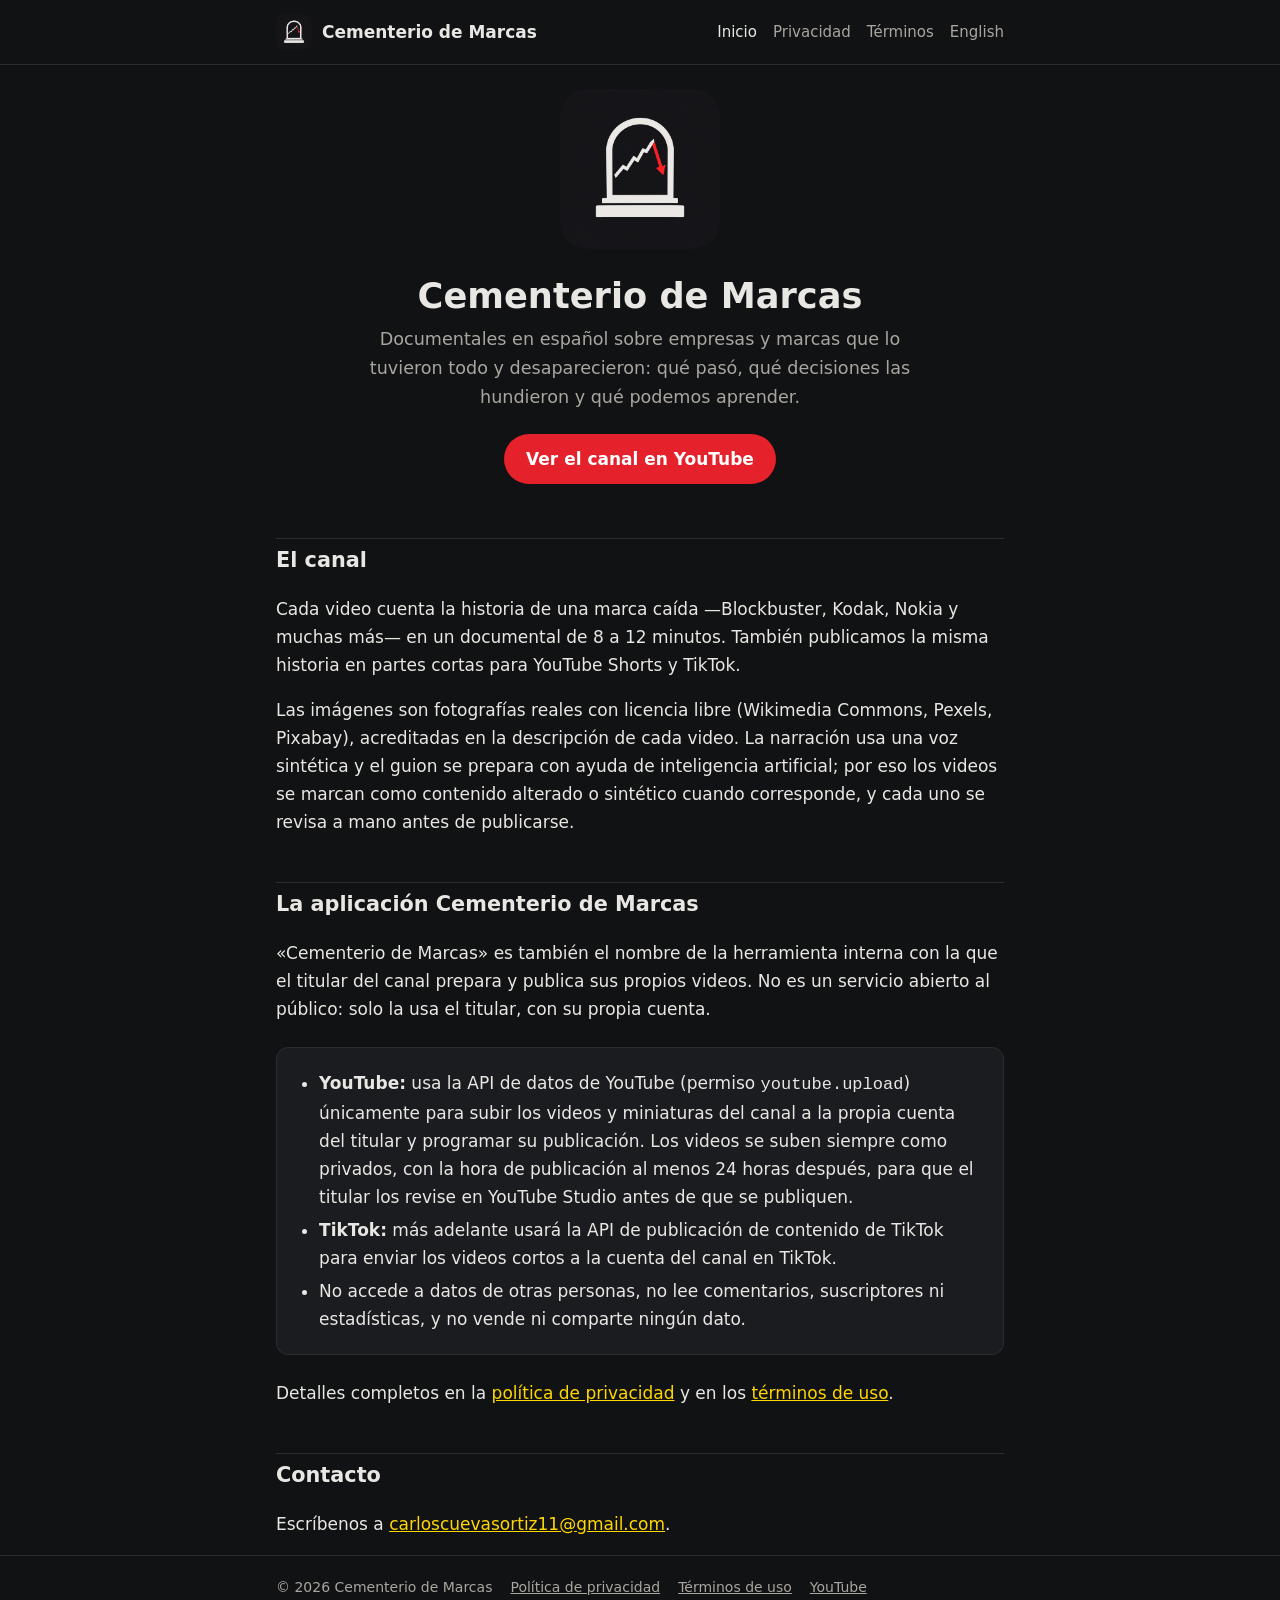
<file: index.html>
<!DOCTYPE html>
<html lang="es">
<head>
  <meta charset="utf-8">
  <meta name="viewport" content="width=device-width, initial-scale=1">
  <title>Cementerio de Marcas</title>
  <meta name="description" content="Cementerio de Marcas: documentales en español sobre empresas y marcas que fracasaron.">
  <link rel="icon" href="favicon.png">
  <link rel="stylesheet" href="estilo.css">
</head>
<body>
<header>
  <div class="contenedor">
    <a class="marca" href="index.html"><img src="logo.png" alt="">Cementerio de Marcas</a>
    <nav>
      <a href="index.html" aria-current="page">Inicio</a>
      <a href="privacidad.html">Privacidad</a>
      <a href="terminos.html">Términos</a>
      <a href="en/index.html" lang="en">English</a>
    </nav>
  </div>
</header>

<main class="contenedor">
  <section class="portada">
    <img src="logo.png" alt="Logo de Cementerio de Marcas: una lápida con una gráfica que cae">
    <h1>Cementerio de Marcas</h1>
    <p>Documentales en español sobre empresas y marcas que lo tuvieron todo y desaparecieron: qué pasó, qué decisiones las hundieron y qué podemos aprender.</p>
    <a class="boton" href="https://www.youtube.com/@cementeriodemarcas">Ver el canal en YouTube</a>
  </section>

  <h2>El canal</h2>
  <p>Cada video cuenta la historia de una marca caída —Blockbuster, Kodak, Nokia y muchas más— en un documental de 8 a 12 minutos. También publicamos la misma historia en partes cortas para YouTube Shorts y TikTok.</p>
  <p>Las imágenes son fotografías reales con licencia libre (Wikimedia Commons, Pexels, Pixabay), acreditadas en la descripción de cada video. La narración usa una voz sintética y el guion se prepara con ayuda de inteligencia artificial; por eso los videos se marcan como contenido alterado o sintético cuando corresponde, y cada uno se revisa a mano antes de publicarse.</p>

  <h2>La aplicación Cementerio de Marcas</h2>
  <p>«Cementerio de Marcas» es también el nombre de la herramienta interna con la que el titular del canal prepara y publica sus propios videos. No es un servicio abierto al público: solo la usa el titular, con su propia cuenta.</p>
  <div class="tarjeta">
    <ul>
      <li><strong>YouTube:</strong> usa la API de datos de YouTube (permiso <code>youtube.upload</code>) únicamente para subir los videos y miniaturas del canal a la propia cuenta del titular y programar su publicación. Los videos se suben siempre como privados, con la hora de publicación al menos 24 horas después, para que el titular los revise en YouTube Studio antes de que se publiquen.</li>
      <li><strong>TikTok:</strong> más adelante usará la API de publicación de contenido de TikTok para enviar los videos cortos a la cuenta del canal en TikTok.</li>
      <li>No accede a datos de otras personas, no lee comentarios, suscriptores ni estadísticas, y no vende ni comparte ningún dato.</li>
    </ul>
  </div>
  <p>Detalles completos en la <a href="privacidad.html">política de privacidad</a> y en los <a href="terminos.html">términos de uso</a>.</p>

  <h2>Contacto</h2>
  <p>Escríbenos a <a href="mailto:carloscuevasortiz11@gmail.com">carloscuevasortiz11@gmail.com</a>.</p>
</main>

<footer>
  <div class="contenedor">
    <span>© 2026 Cementerio de Marcas</span>
    <a href="privacidad.html">Política de privacidad</a>
    <a href="terminos.html">Términos de uso</a>
    <a href="https://www.youtube.com/@cementeriodemarcas">YouTube</a>
  </div>
</footer>
</body>
</html>
</file>
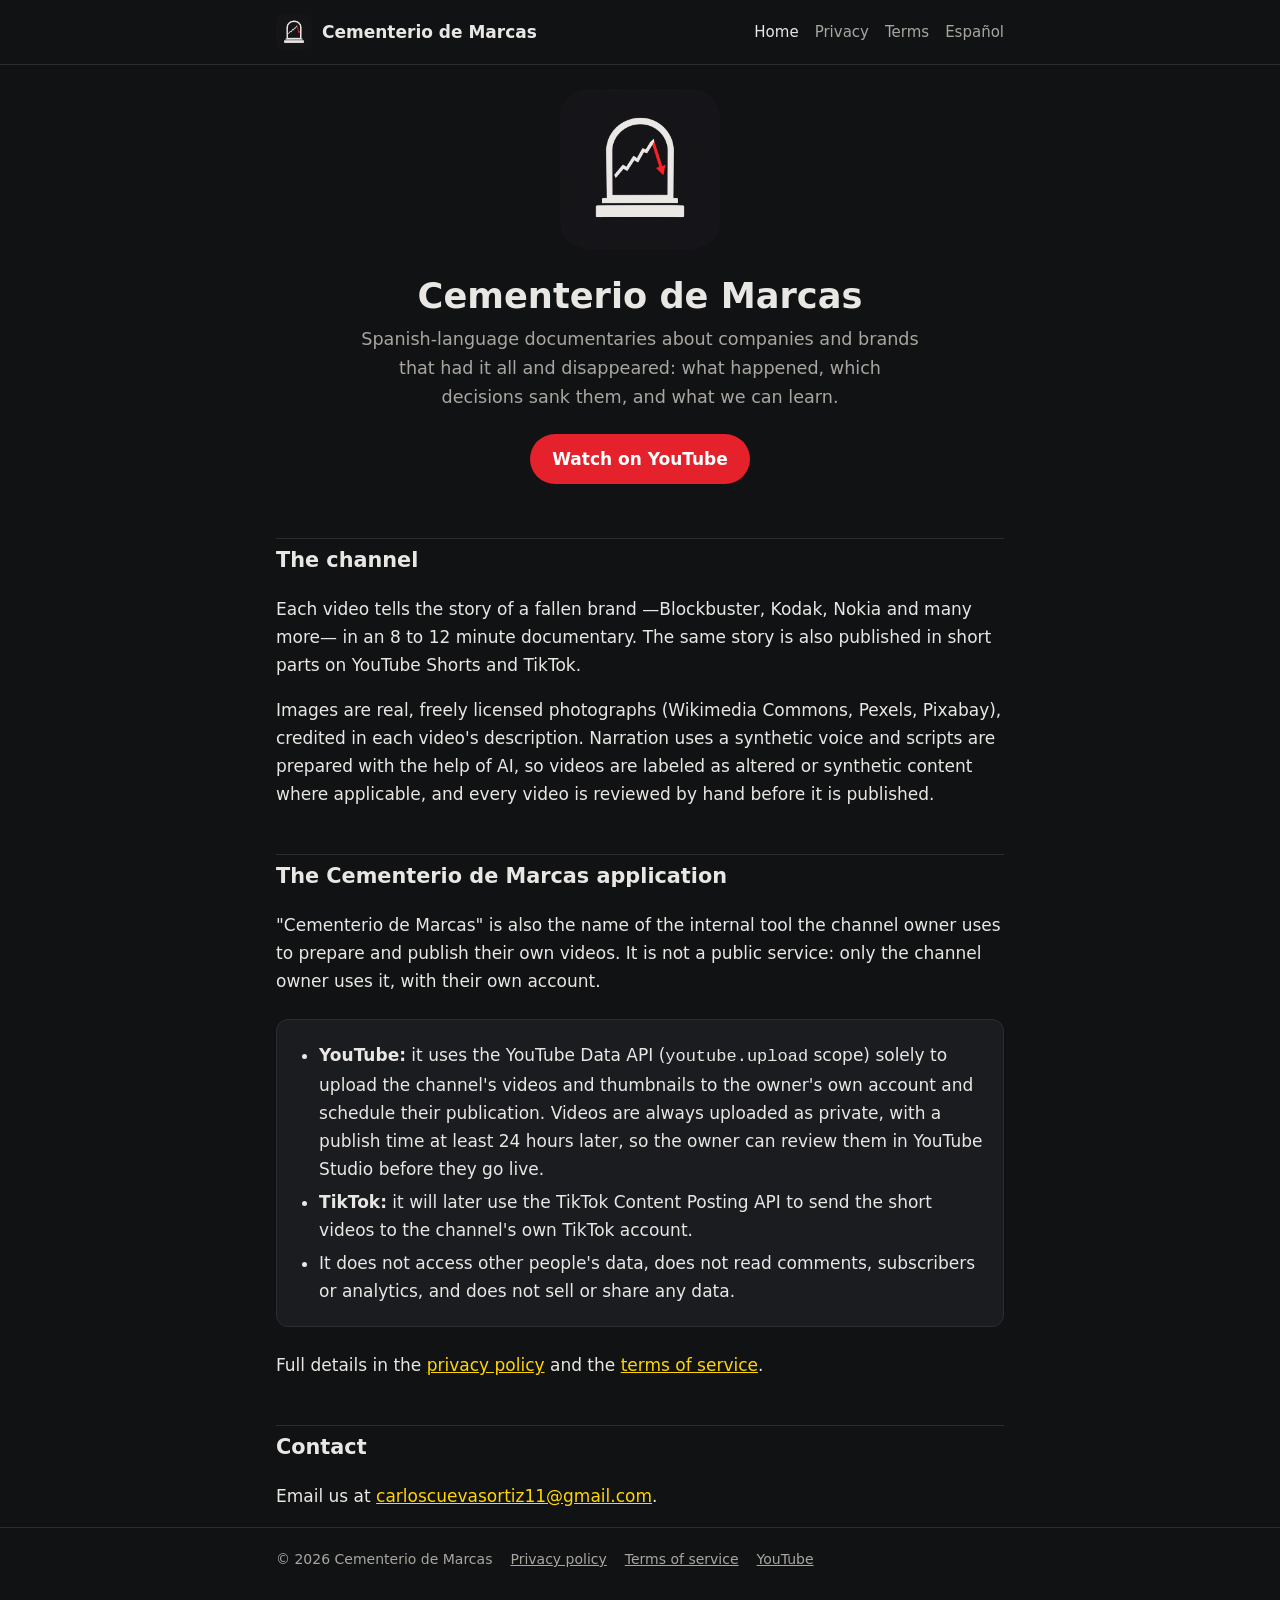
<file: en/index.html>
<!DOCTYPE html>
<html lang="en">
<head>
  <meta charset="utf-8">
  <meta name="viewport" content="width=device-width, initial-scale=1">
  <title>Cementerio de Marcas</title>
  <meta name="description" content="Cementerio de Marcas (Brand Graveyard): Spanish-language documentaries about companies and brands that failed.">
  <link rel="icon" href="../favicon.png">
  <link rel="stylesheet" href="../estilo.css">
</head>
<body>
<header>
  <div class="contenedor">
    <a class="marca" href="index.html"><img src="../logo.png" alt="">Cementerio de Marcas</a>
    <nav>
      <a href="index.html" aria-current="page">Home</a>
      <a href="privacy.html">Privacy</a>
      <a href="terms.html">Terms</a>
      <a href="../index.html" lang="es">Español</a>
    </nav>
  </div>
</header>

<main class="contenedor">
  <section class="portada">
    <img src="../logo.png" alt="Cementerio de Marcas logo: a tombstone with a falling chart">
    <h1>Cementerio de Marcas</h1>
    <p>Spanish-language documentaries about companies and brands that had it all and disappeared: what happened, which decisions sank them, and what we can learn.</p>
    <a class="boton" href="https://www.youtube.com/@cementeriodemarcas">Watch on YouTube</a>
  </section>

  <h2>The channel</h2>
  <p>Each video tells the story of a fallen brand —Blockbuster, Kodak, Nokia and many more— in an 8 to 12 minute documentary. The same story is also published in short parts on YouTube Shorts and TikTok.</p>
  <p>Images are real, freely licensed photographs (Wikimedia Commons, Pexels, Pixabay), credited in each video's description. Narration uses a synthetic voice and scripts are prepared with the help of AI, so videos are labeled as altered or synthetic content where applicable, and every video is reviewed by hand before it is published.</p>

  <h2>The Cementerio de Marcas application</h2>
  <p>"Cementerio de Marcas" is also the name of the internal tool the channel owner uses to prepare and publish their own videos. It is not a public service: only the channel owner uses it, with their own account.</p>
  <div class="tarjeta">
    <ul>
      <li><strong>YouTube:</strong> it uses the YouTube Data API (<code>youtube.upload</code> scope) solely to upload the channel's videos and thumbnails to the owner's own account and schedule their publication. Videos are always uploaded as private, with a publish time at least 24 hours later, so the owner can review them in YouTube Studio before they go live.</li>
      <li><strong>TikTok:</strong> it will later use the TikTok Content Posting API to send the short videos to the channel's own TikTok account.</li>
      <li>It does not access other people's data, does not read comments, subscribers or analytics, and does not sell or share any data.</li>
    </ul>
  </div>
  <p>Full details in the <a href="privacy.html">privacy policy</a> and the <a href="terms.html">terms of service</a>.</p>

  <h2>Contact</h2>
  <p>Email us at <a href="mailto:carloscuevasortiz11@gmail.com">carloscuevasortiz11@gmail.com</a>.</p>
</main>

<footer>
  <div class="contenedor">
    <span>© 2026 Cementerio de Marcas</span>
    <a href="privacy.html">Privacy policy</a>
    <a href="terms.html">Terms of service</a>
    <a href="https://www.youtube.com/@cementeriodemarcas">YouTube</a>
  </div>
</footer>
</body>
</html>
</file>
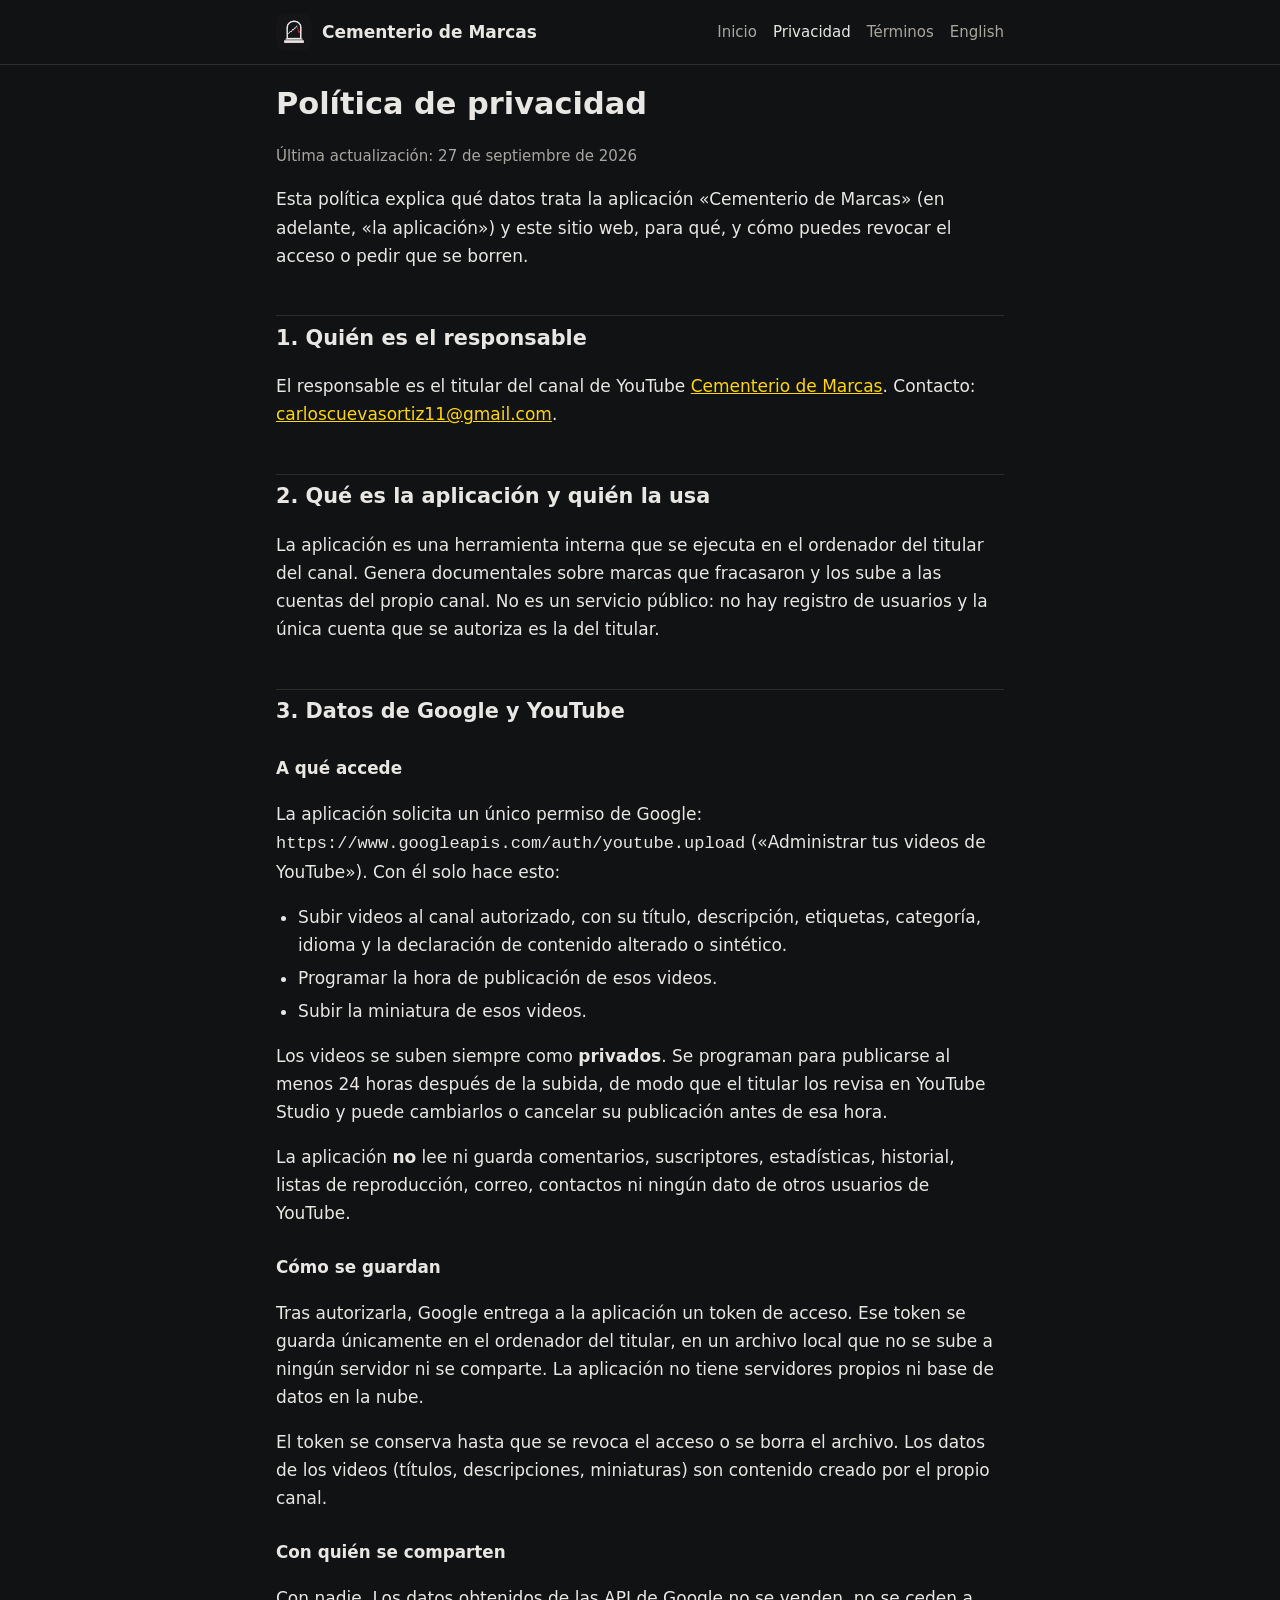
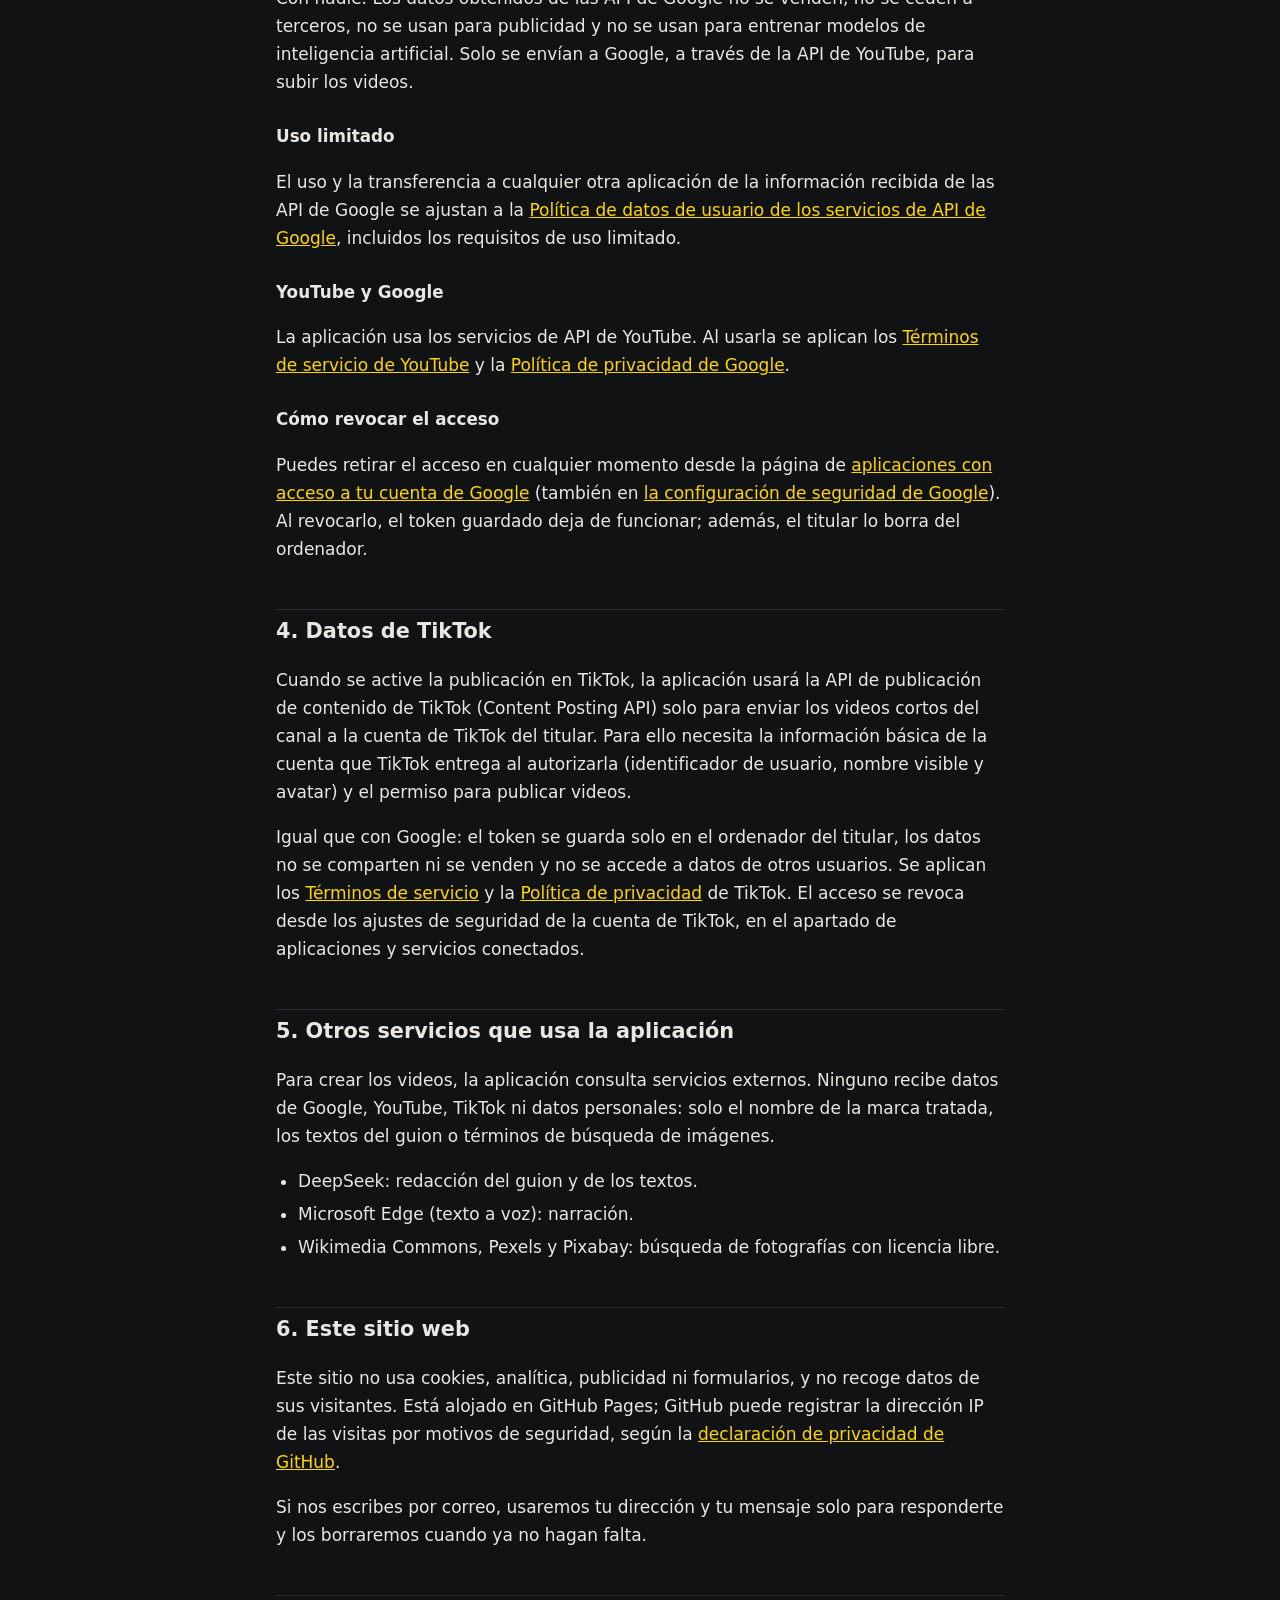
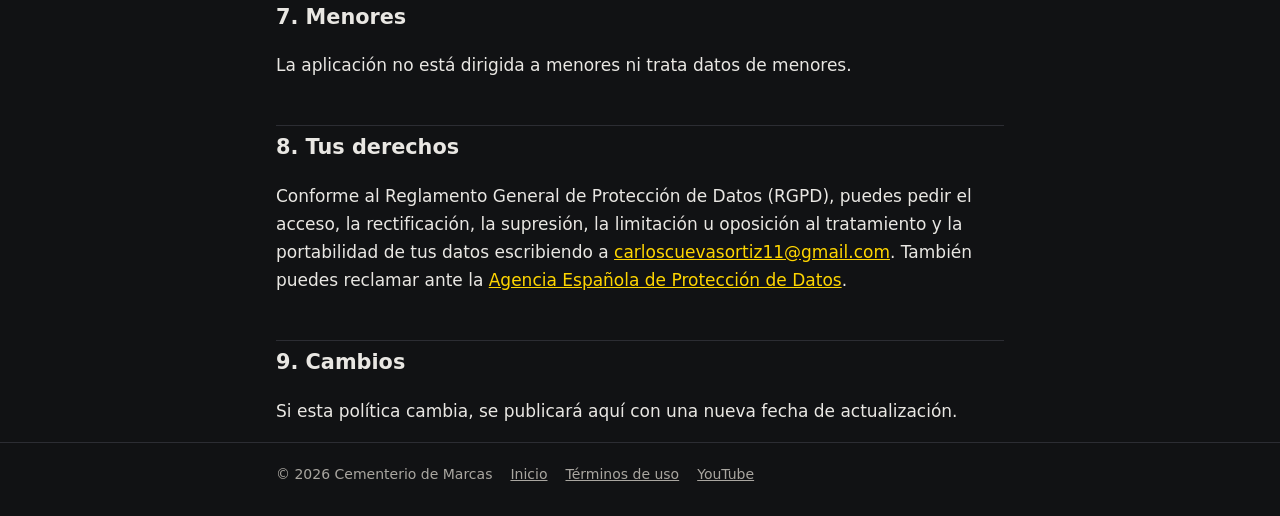
<file: privacidad.html>
<!DOCTYPE html>
<html lang="es">
<head>
  <meta charset="utf-8">
  <meta name="viewport" content="width=device-width, initial-scale=1">
  <title>Política de privacidad</title>
  <meta name="description" content="Política de privacidad de Cementerio de Marcas y de su aplicación de publicación en YouTube y TikTok.">
  <link rel="icon" href="favicon.png">
  <link rel="stylesheet" href="estilo.css">
</head>
<body>
<header>
  <div class="contenedor">
    <a class="marca" href="index.html"><img src="logo.png" alt="">Cementerio de Marcas</a>
    <nav>
      <a href="index.html">Inicio</a>
      <a href="privacidad.html" aria-current="page">Privacidad</a>
      <a href="terminos.html">Términos</a>
      <a href="en/privacy.html" lang="en">English</a>
    </nav>
  </div>
</header>

<main class="contenedor">
  <h1>Política de privacidad</h1>
  <p class="fecha">Última actualización: 27 de septiembre de 2026</p>

  <p>Esta política explica qué datos trata la aplicación «Cementerio de Marcas» (en adelante, «la aplicación») y este sitio web, para qué, y cómo puedes revocar el acceso o pedir que se borren.</p>

  <h2>1. Quién es el responsable</h2>
  <p>El responsable es el titular del canal de YouTube <a href="https://www.youtube.com/@cementeriodemarcas">Cementerio de Marcas</a>. Contacto: <a href="mailto:carloscuevasortiz11@gmail.com">carloscuevasortiz11@gmail.com</a>.</p>

  <h2>2. Qué es la aplicación y quién la usa</h2>
  <p>La aplicación es una herramienta interna que se ejecuta en el ordenador del titular del canal. Genera documentales sobre marcas que fracasaron y los sube a las cuentas del propio canal. No es un servicio público: no hay registro de usuarios y la única cuenta que se autoriza es la del titular.</p>

  <h2>3. Datos de Google y YouTube</h2>
  <h3>A qué accede</h3>
  <p>La aplicación solicita un único permiso de Google: <code>https://www.googleapis.com/auth/youtube.upload</code> («Administrar tus videos de YouTube»). Con él solo hace esto:</p>
  <ul>
    <li>Subir videos al canal autorizado, con su título, descripción, etiquetas, categoría, idioma y la declaración de contenido alterado o sintético.</li>
    <li>Programar la hora de publicación de esos videos.</li>
    <li>Subir la miniatura de esos videos.</li>
  </ul>
  <p>Los videos se suben siempre como <strong>privados</strong>. Se programan para publicarse al menos 24 horas después de la subida, de modo que el titular los revisa en YouTube Studio y puede cambiarlos o cancelar su publicación antes de esa hora.</p>
  <p>La aplicación <strong>no</strong> lee ni guarda comentarios, suscriptores, estadísticas, historial, listas de reproducción, correo, contactos ni ningún dato de otros usuarios de YouTube.</p>

  <h3>Cómo se guardan</h3>
  <p>Tras autorizarla, Google entrega a la aplicación un token de acceso. Ese token se guarda únicamente en el ordenador del titular, en un archivo local que no se sube a ningún servidor ni se comparte. La aplicación no tiene servidores propios ni base de datos en la nube.</p>
  <p>El token se conserva hasta que se revoca el acceso o se borra el archivo. Los datos de los videos (títulos, descripciones, miniaturas) son contenido creado por el propio canal.</p>

  <h3>Con quién se comparten</h3>
  <p>Con nadie. Los datos obtenidos de las API de Google no se venden, no se ceden a terceros, no se usan para publicidad y no se usan para entrenar modelos de inteligencia artificial. Solo se envían a Google, a través de la API de YouTube, para subir los videos.</p>

  <h3>Uso limitado</h3>
  <p>El uso y la transferencia a cualquier otra aplicación de la información recibida de las API de Google se ajustan a la <a href="https://developers.google.com/terms/api-services-user-data-policy">Política de datos de usuario de los servicios de API de Google</a>, incluidos los requisitos de uso limitado.</p>

  <h3>YouTube y Google</h3>
  <p>La aplicación usa los servicios de API de YouTube. Al usarla se aplican los <a href="https://www.youtube.com/t/terms">Términos de servicio de YouTube</a> y la <a href="https://policies.google.com/privacy">Política de privacidad de Google</a>.</p>

  <h3>Cómo revocar el acceso</h3>
  <p>Puedes retirar el acceso en cualquier momento desde la página de <a href="https://myaccount.google.com/permissions">aplicaciones con acceso a tu cuenta de Google</a> (también en <a href="https://security.google.com/settings/security/permissions">la configuración de seguridad de Google</a>). Al revocarlo, el token guardado deja de funcionar; además, el titular lo borra del ordenador.</p>

  <h2>4. Datos de TikTok</h2>
  <p>Cuando se active la publicación en TikTok, la aplicación usará la API de publicación de contenido de TikTok (Content Posting API) solo para enviar los videos cortos del canal a la cuenta de TikTok del titular. Para ello necesita la información básica de la cuenta que TikTok entrega al autorizarla (identificador de usuario, nombre visible y avatar) y el permiso para publicar videos.</p>
  <p>Igual que con Google: el token se guarda solo en el ordenador del titular, los datos no se comparten ni se venden y no se accede a datos de otros usuarios. Se aplican los <a href="https://www.tiktok.com/legal/terms-of-service">Términos de servicio</a> y la <a href="https://www.tiktok.com/legal/privacy-policy">Política de privacidad</a> de TikTok. El acceso se revoca desde los ajustes de seguridad de la cuenta de TikTok, en el apartado de aplicaciones y servicios conectados.</p>

  <h2>5. Otros servicios que usa la aplicación</h2>
  <p>Para crear los videos, la aplicación consulta servicios externos. Ninguno recibe datos de Google, YouTube, TikTok ni datos personales: solo el nombre de la marca tratada, los textos del guion o términos de búsqueda de imágenes.</p>
  <ul>
    <li>DeepSeek: redacción del guion y de los textos.</li>
    <li>Microsoft Edge (texto a voz): narración.</li>
    <li>Wikimedia Commons, Pexels y Pixabay: búsqueda de fotografías con licencia libre.</li>
  </ul>

  <h2>6. Este sitio web</h2>
  <p>Este sitio no usa cookies, analítica, publicidad ni formularios, y no recoge datos de sus visitantes. Está alojado en GitHub Pages; GitHub puede registrar la dirección IP de las visitas por motivos de seguridad, según la <a href="https://docs.github.com/es/site-policy/privacy-policies/github-general-privacy-statement">declaración de privacidad de GitHub</a>.</p>
  <p>Si nos escribes por correo, usaremos tu dirección y tu mensaje solo para responderte y los borraremos cuando ya no hagan falta.</p>

  <h2>7. Menores</h2>
  <p>La aplicación no está dirigida a menores ni trata datos de menores.</p>

  <h2>8. Tus derechos</h2>
  <p>Conforme al Reglamento General de Protección de Datos (RGPD), puedes pedir el acceso, la rectificación, la supresión, la limitación u oposición al tratamiento y la portabilidad de tus datos escribiendo a <a href="mailto:carloscuevasortiz11@gmail.com">carloscuevasortiz11@gmail.com</a>. También puedes reclamar ante la <a href="https://www.aepd.es">Agencia Española de Protección de Datos</a>.</p>

  <h2>9. Cambios</h2>
  <p>Si esta política cambia, se publicará aquí con una nueva fecha de actualización.</p>
</main>

<footer>
  <div class="contenedor">
    <span>© 2026 Cementerio de Marcas</span>
    <a href="index.html">Inicio</a>
    <a href="terminos.html">Términos de uso</a>
    <a href="https://www.youtube.com/@cementeriodemarcas">YouTube</a>
  </div>
</footer>
</body>
</html>
</file>
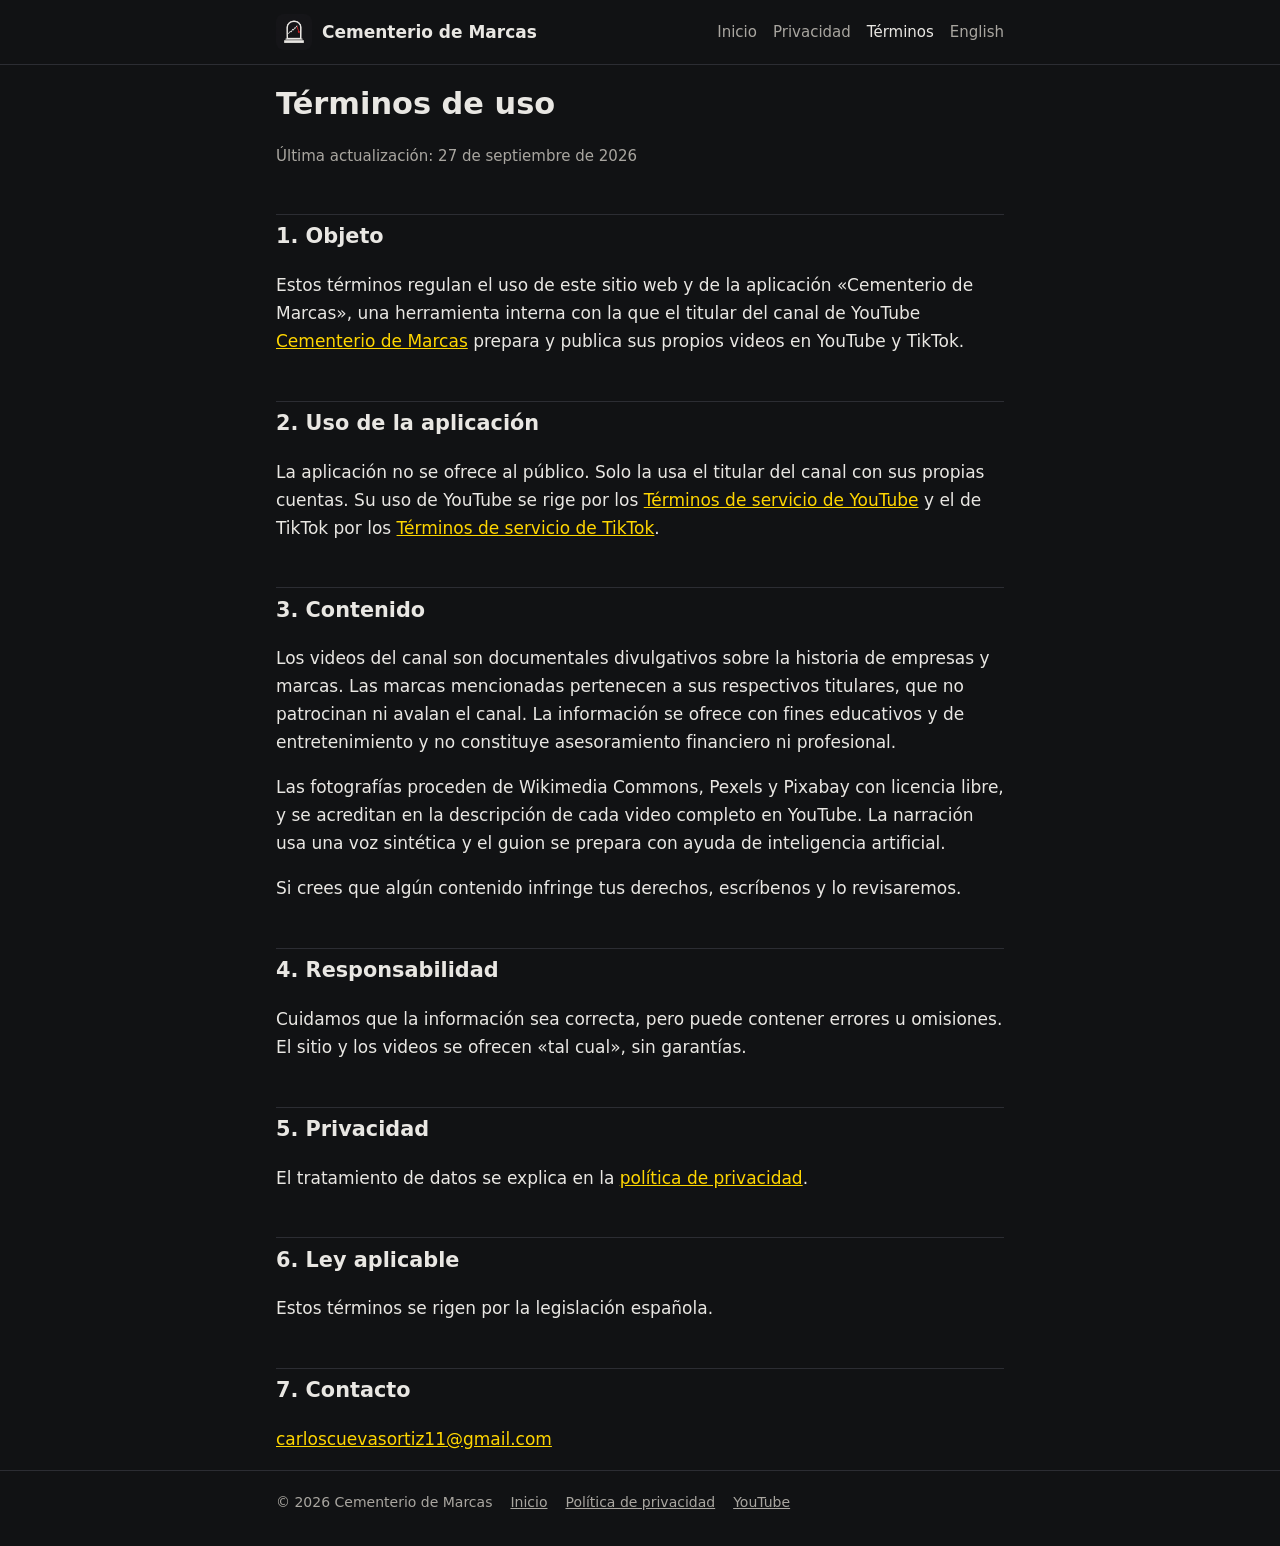
<file: terminos.html>
<!DOCTYPE html>
<html lang="es">
<head>
  <meta charset="utf-8">
  <meta name="viewport" content="width=device-width, initial-scale=1">
  <title>Términos de uso</title>
  <meta name="description" content="Términos de uso de Cementerio de Marcas y de su aplicación de publicación.">
  <link rel="icon" href="favicon.png">
  <link rel="stylesheet" href="estilo.css">
</head>
<body>
<header>
  <div class="contenedor">
    <a class="marca" href="index.html"><img src="logo.png" alt="">Cementerio de Marcas</a>
    <nav>
      <a href="index.html">Inicio</a>
      <a href="privacidad.html">Privacidad</a>
      <a href="terminos.html" aria-current="page">Términos</a>
      <a href="en/terms.html" lang="en">English</a>
    </nav>
  </div>
</header>

<main class="contenedor">
  <h1>Términos de uso</h1>
  <p class="fecha">Última actualización: 27 de septiembre de 2026</p>

  <h2>1. Objeto</h2>
  <p>Estos términos regulan el uso de este sitio web y de la aplicación «Cementerio de Marcas», una herramienta interna con la que el titular del canal de YouTube <a href="https://www.youtube.com/@cementeriodemarcas">Cementerio de Marcas</a> prepara y publica sus propios videos en YouTube y TikTok.</p>

  <h2>2. Uso de la aplicación</h2>
  <p>La aplicación no se ofrece al público. Solo la usa el titular del canal con sus propias cuentas. Su uso de YouTube se rige por los <a href="https://www.youtube.com/t/terms">Términos de servicio de YouTube</a> y el de TikTok por los <a href="https://www.tiktok.com/legal/terms-of-service">Términos de servicio de TikTok</a>.</p>

  <h2>3. Contenido</h2>
  <p>Los videos del canal son documentales divulgativos sobre la historia de empresas y marcas. Las marcas mencionadas pertenecen a sus respectivos titulares, que no patrocinan ni avalan el canal. La información se ofrece con fines educativos y de entretenimiento y no constituye asesoramiento financiero ni profesional.</p>
  <p>Las fotografías proceden de Wikimedia Commons, Pexels y Pixabay con licencia libre, y se acreditan en la descripción de cada video completo en YouTube. La narración usa una voz sintética y el guion se prepara con ayuda de inteligencia artificial.</p>
  <p>Si crees que algún contenido infringe tus derechos, escríbenos y lo revisaremos.</p>

  <h2>4. Responsabilidad</h2>
  <p>Cuidamos que la información sea correcta, pero puede contener errores u omisiones. El sitio y los videos se ofrecen «tal cual», sin garantías.</p>

  <h2>5. Privacidad</h2>
  <p>El tratamiento de datos se explica en la <a href="privacidad.html">política de privacidad</a>.</p>

  <h2>6. Ley aplicable</h2>
  <p>Estos términos se rigen por la legislación española.</p>

  <h2>7. Contacto</h2>
  <p><a href="mailto:carloscuevasortiz11@gmail.com">carloscuevasortiz11@gmail.com</a></p>
</main>

<footer>
  <div class="contenedor">
    <span>© 2026 Cementerio de Marcas</span>
    <a href="index.html">Inicio</a>
    <a href="privacidad.html">Política de privacidad</a>
    <a href="https://www.youtube.com/@cementeriodemarcas">YouTube</a>
  </div>
</footer>
</body>
</html>
</file>
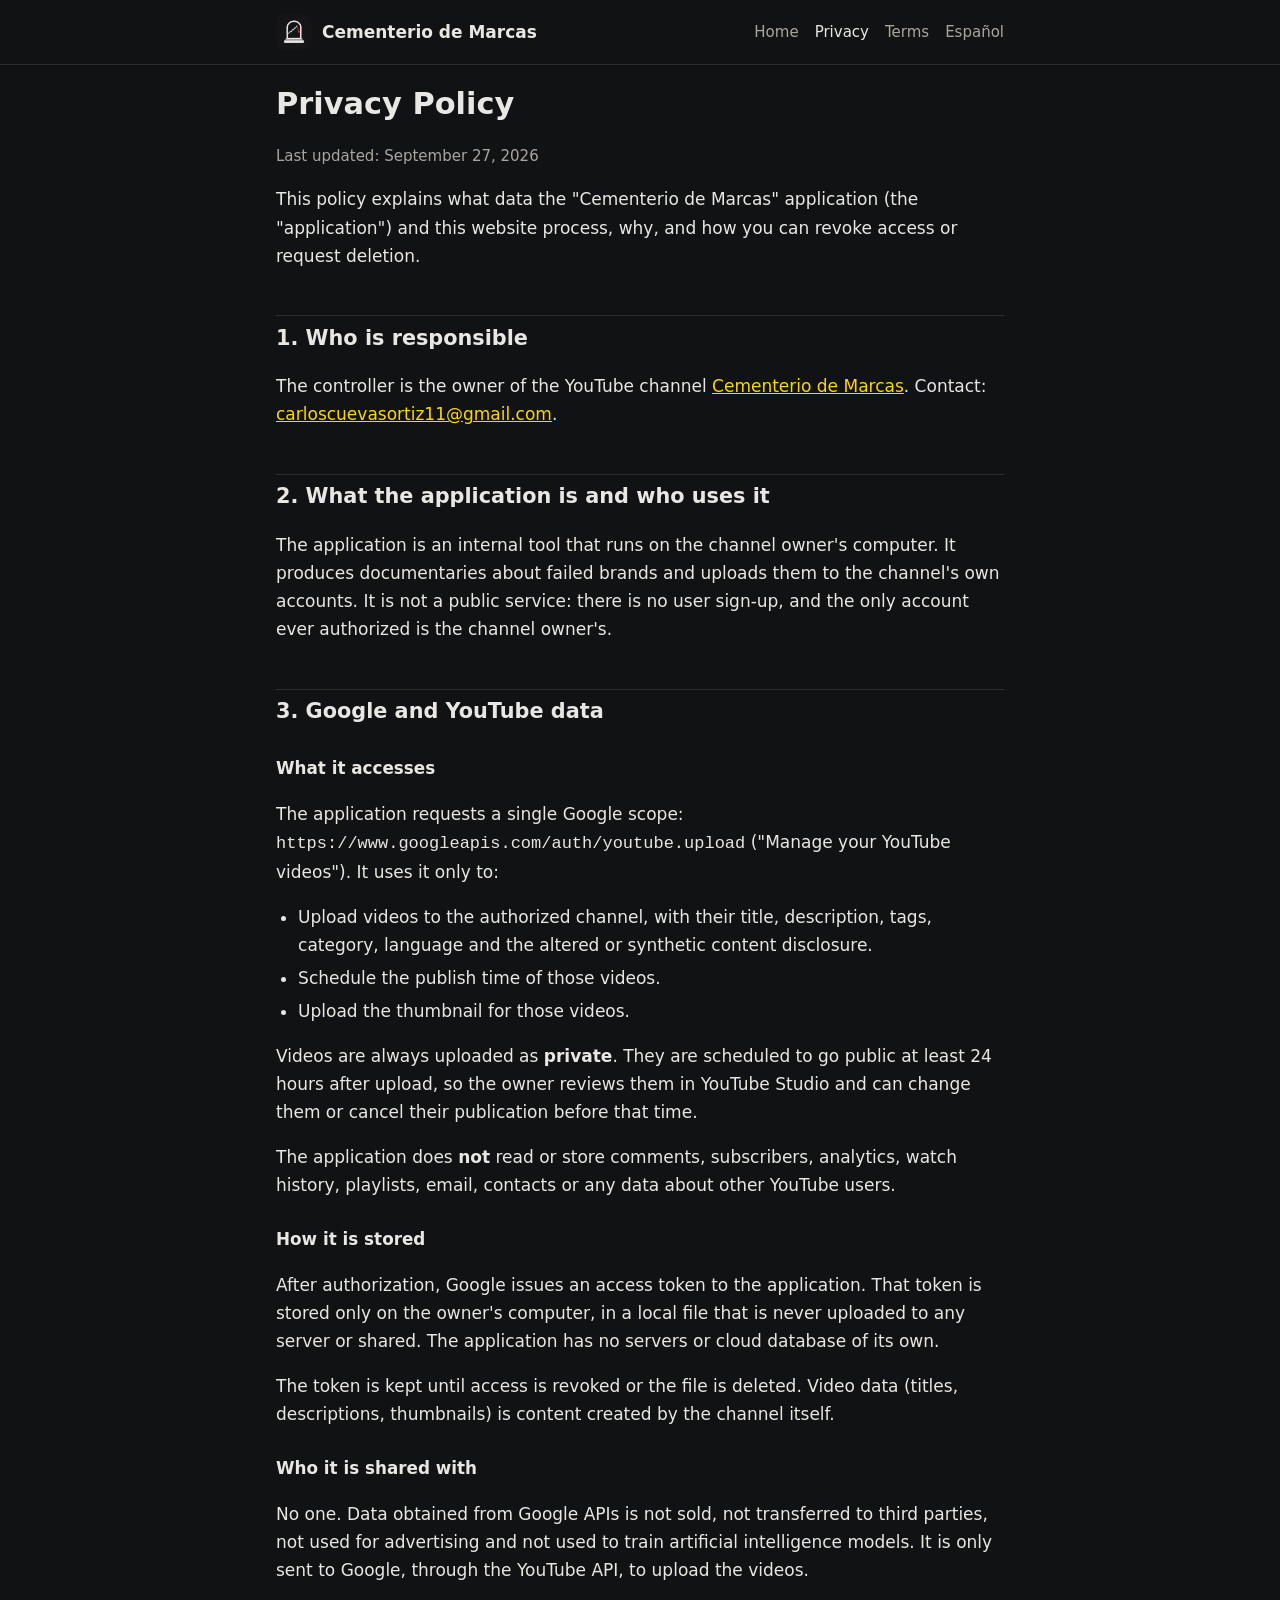
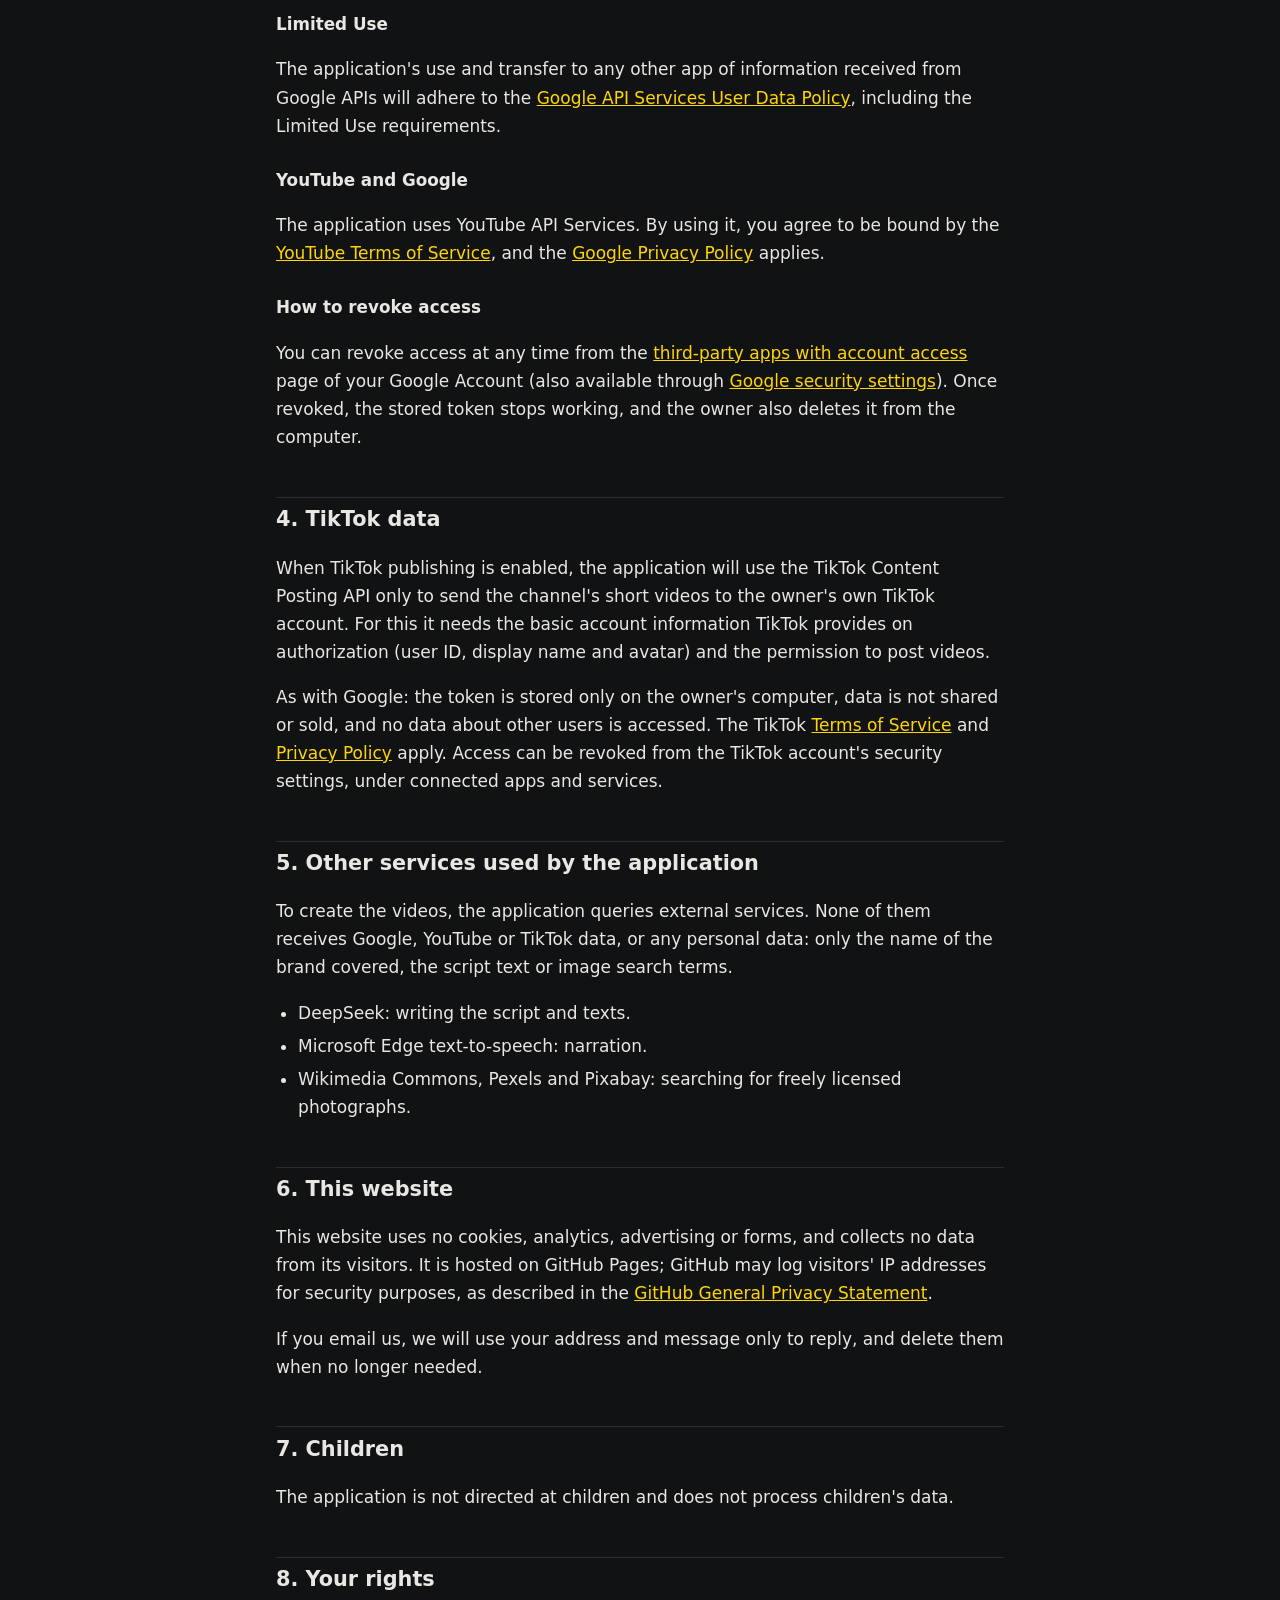
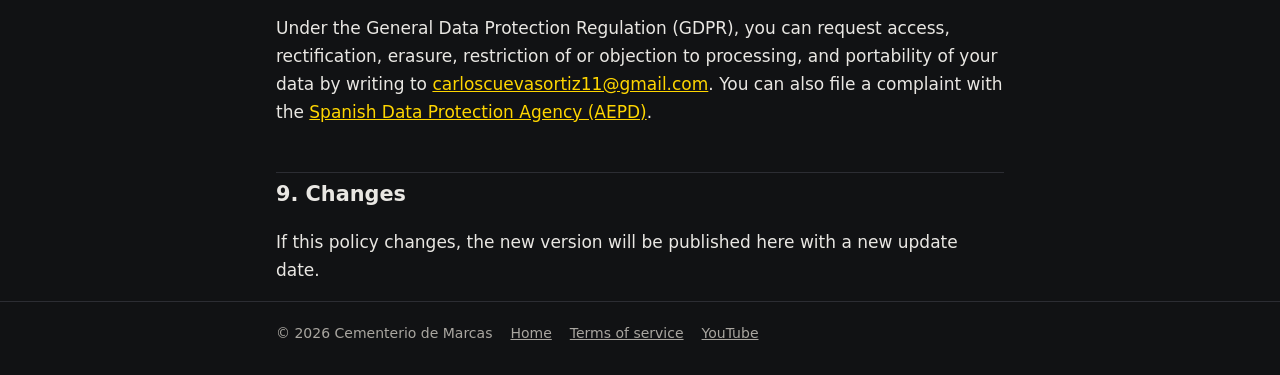
<file: en/privacy.html>
<!DOCTYPE html>
<html lang="en">
<head>
  <meta charset="utf-8">
  <meta name="viewport" content="width=device-width, initial-scale=1">
  <title>Privacy Policy</title>
  <meta name="description" content="Privacy policy of Cementerio de Marcas and its YouTube and TikTok publishing application.">
  <link rel="icon" href="../favicon.png">
  <link rel="stylesheet" href="../estilo.css">
</head>
<body>
<header>
  <div class="contenedor">
    <a class="marca" href="index.html"><img src="../logo.png" alt="">Cementerio de Marcas</a>
    <nav>
      <a href="index.html">Home</a>
      <a href="privacy.html" aria-current="page">Privacy</a>
      <a href="terms.html">Terms</a>
      <a href="../privacidad.html" lang="es">Español</a>
    </nav>
  </div>
</header>

<main class="contenedor">
  <h1>Privacy Policy</h1>
  <p class="fecha">Last updated: September 27, 2026</p>

  <p>This policy explains what data the "Cementerio de Marcas" application (the "application") and this website process, why, and how you can revoke access or request deletion.</p>

  <h2>1. Who is responsible</h2>
  <p>The controller is the owner of the YouTube channel <a href="https://www.youtube.com/@cementeriodemarcas">Cementerio de Marcas</a>. Contact: <a href="mailto:carloscuevasortiz11@gmail.com">carloscuevasortiz11@gmail.com</a>.</p>

  <h2>2. What the application is and who uses it</h2>
  <p>The application is an internal tool that runs on the channel owner's computer. It produces documentaries about failed brands and uploads them to the channel's own accounts. It is not a public service: there is no user sign-up, and the only account ever authorized is the channel owner's.</p>

  <h2>3. Google and YouTube data</h2>
  <h3>What it accesses</h3>
  <p>The application requests a single Google scope: <code>https://www.googleapis.com/auth/youtube.upload</code> ("Manage your YouTube videos"). It uses it only to:</p>
  <ul>
    <li>Upload videos to the authorized channel, with their title, description, tags, category, language and the altered or synthetic content disclosure.</li>
    <li>Schedule the publish time of those videos.</li>
    <li>Upload the thumbnail for those videos.</li>
  </ul>
  <p>Videos are always uploaded as <strong>private</strong>. They are scheduled to go public at least 24 hours after upload, so the owner reviews them in YouTube Studio and can change them or cancel their publication before that time.</p>
  <p>The application does <strong>not</strong> read or store comments, subscribers, analytics, watch history, playlists, email, contacts or any data about other YouTube users.</p>

  <h3>How it is stored</h3>
  <p>After authorization, Google issues an access token to the application. That token is stored only on the owner's computer, in a local file that is never uploaded to any server or shared. The application has no servers or cloud database of its own.</p>
  <p>The token is kept until access is revoked or the file is deleted. Video data (titles, descriptions, thumbnails) is content created by the channel itself.</p>

  <h3>Who it is shared with</h3>
  <p>No one. Data obtained from Google APIs is not sold, not transferred to third parties, not used for advertising and not used to train artificial intelligence models. It is only sent to Google, through the YouTube API, to upload the videos.</p>

  <h3>Limited Use</h3>
  <p>The application's use and transfer to any other app of information received from Google APIs will adhere to the <a href="https://developers.google.com/terms/api-services-user-data-policy">Google API Services User Data Policy</a>, including the Limited Use requirements.</p>

  <h3>YouTube and Google</h3>
  <p>The application uses YouTube API Services. By using it, you agree to be bound by the <a href="https://www.youtube.com/t/terms">YouTube Terms of Service</a>, and the <a href="https://policies.google.com/privacy">Google Privacy Policy</a> applies.</p>

  <h3>How to revoke access</h3>
  <p>You can revoke access at any time from the <a href="https://myaccount.google.com/permissions">third-party apps with account access</a> page of your Google Account (also available through <a href="https://security.google.com/settings/security/permissions">Google security settings</a>). Once revoked, the stored token stops working, and the owner also deletes it from the computer.</p>

  <h2>4. TikTok data</h2>
  <p>When TikTok publishing is enabled, the application will use the TikTok Content Posting API only to send the channel's short videos to the owner's own TikTok account. For this it needs the basic account information TikTok provides on authorization (user ID, display name and avatar) and the permission to post videos.</p>
  <p>As with Google: the token is stored only on the owner's computer, data is not shared or sold, and no data about other users is accessed. The TikTok <a href="https://www.tiktok.com/legal/terms-of-service">Terms of Service</a> and <a href="https://www.tiktok.com/legal/privacy-policy">Privacy Policy</a> apply. Access can be revoked from the TikTok account's security settings, under connected apps and services.</p>

  <h2>5. Other services used by the application</h2>
  <p>To create the videos, the application queries external services. None of them receives Google, YouTube or TikTok data, or any personal data: only the name of the brand covered, the script text or image search terms.</p>
  <ul>
    <li>DeepSeek: writing the script and texts.</li>
    <li>Microsoft Edge text-to-speech: narration.</li>
    <li>Wikimedia Commons, Pexels and Pixabay: searching for freely licensed photographs.</li>
  </ul>

  <h2>6. This website</h2>
  <p>This website uses no cookies, analytics, advertising or forms, and collects no data from its visitors. It is hosted on GitHub Pages; GitHub may log visitors' IP addresses for security purposes, as described in the <a href="https://docs.github.com/en/site-policy/privacy-policies/github-general-privacy-statement">GitHub General Privacy Statement</a>.</p>
  <p>If you email us, we will use your address and message only to reply, and delete them when no longer needed.</p>

  <h2>7. Children</h2>
  <p>The application is not directed at children and does not process children's data.</p>

  <h2>8. Your rights</h2>
  <p>Under the General Data Protection Regulation (GDPR), you can request access, rectification, erasure, restriction of or objection to processing, and portability of your data by writing to <a href="mailto:carloscuevasortiz11@gmail.com">carloscuevasortiz11@gmail.com</a>. You can also file a complaint with the <a href="https://www.aepd.es">Spanish Data Protection Agency (AEPD)</a>.</p>

  <h2>9. Changes</h2>
  <p>If this policy changes, the new version will be published here with a new update date.</p>
</main>

<footer>
  <div class="contenedor">
    <span>© 2026 Cementerio de Marcas</span>
    <a href="index.html">Home</a>
    <a href="terms.html">Terms of service</a>
    <a href="https://www.youtube.com/@cementeriodemarcas">YouTube</a>
  </div>
</footer>
</body>
</html>
</file>
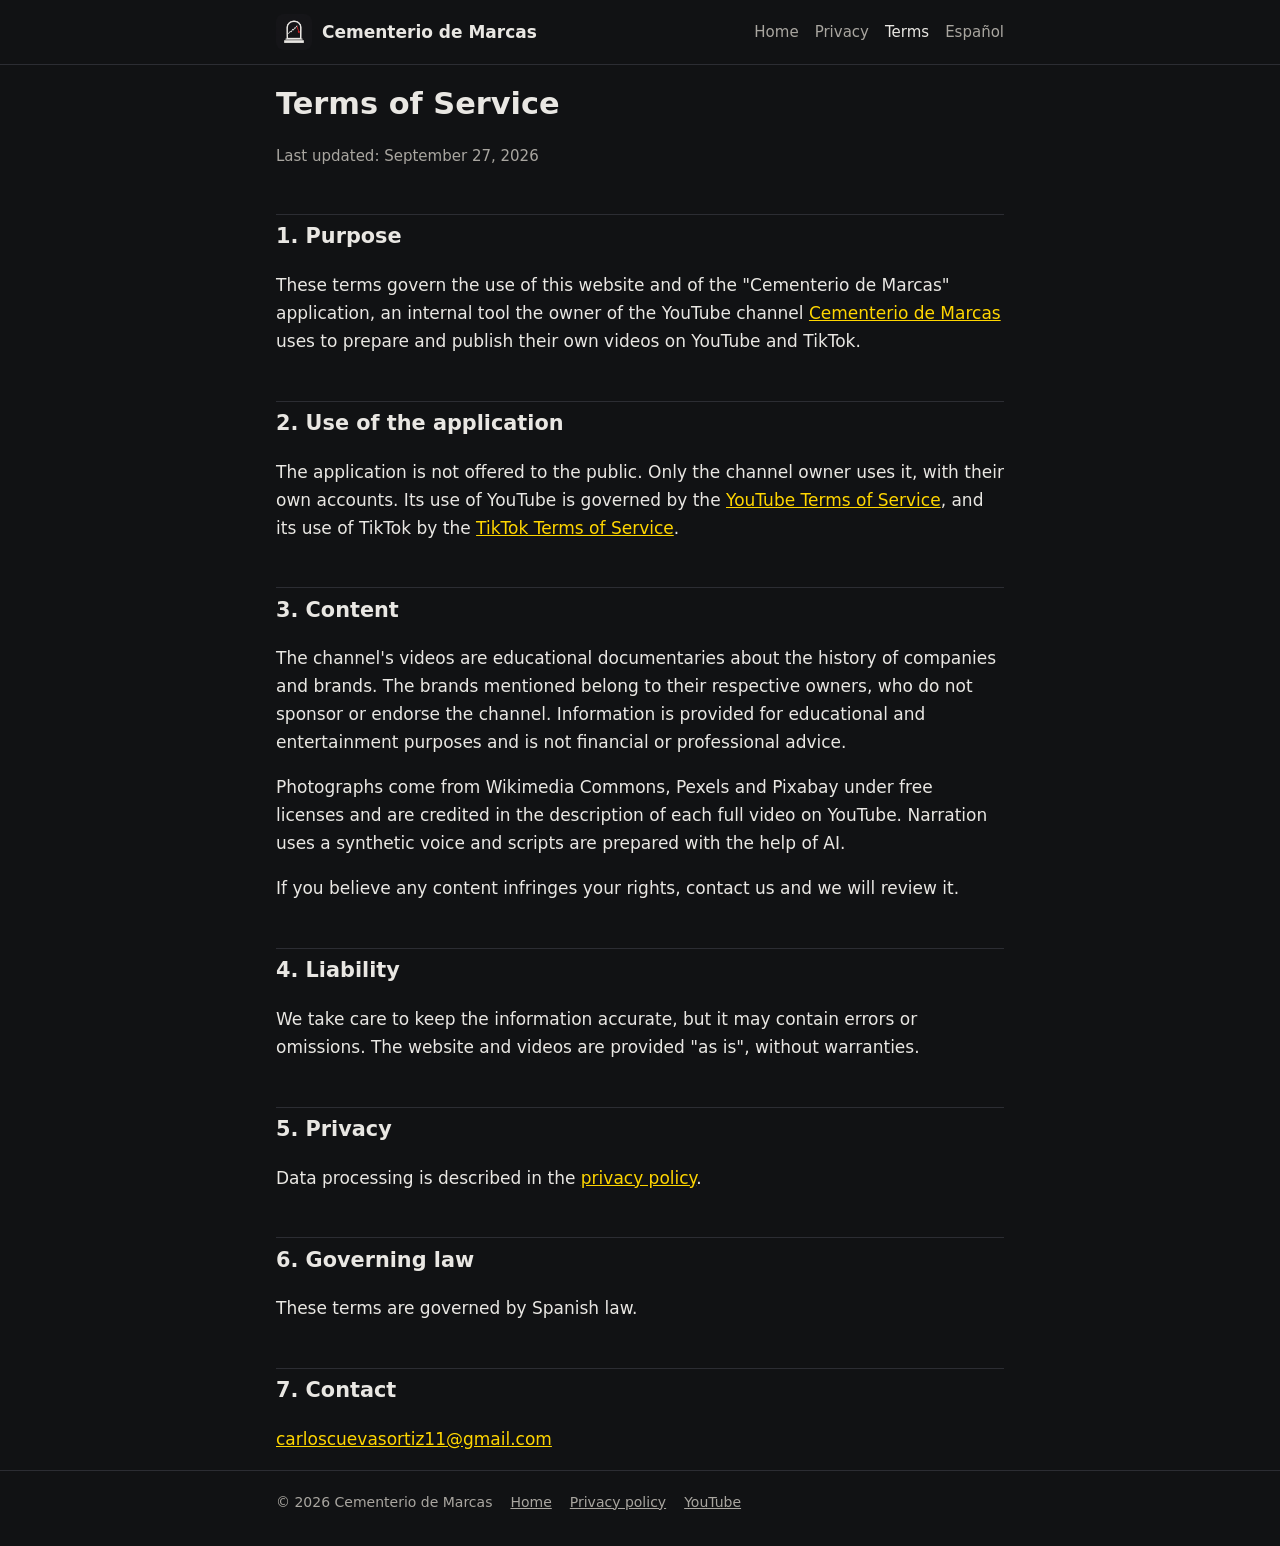
<file: en/terms.html>
<!DOCTYPE html>
<html lang="en">
<head>
  <meta charset="utf-8">
  <meta name="viewport" content="width=device-width, initial-scale=1">
  <title>Terms of Service</title>
  <meta name="description" content="Terms of service of Cementerio de Marcas and its publishing application.">
  <link rel="icon" href="../favicon.png">
  <link rel="stylesheet" href="../estilo.css">
</head>
<body>
<header>
  <div class="contenedor">
    <a class="marca" href="index.html"><img src="../logo.png" alt="">Cementerio de Marcas</a>
    <nav>
      <a href="index.html">Home</a>
      <a href="privacy.html">Privacy</a>
      <a href="terms.html" aria-current="page">Terms</a>
      <a href="../terminos.html" lang="es">Español</a>
    </nav>
  </div>
</header>

<main class="contenedor">
  <h1>Terms of Service</h1>
  <p class="fecha">Last updated: September 27, 2026</p>

  <h2>1. Purpose</h2>
  <p>These terms govern the use of this website and of the "Cementerio de Marcas" application, an internal tool the owner of the YouTube channel <a href="https://www.youtube.com/@cementeriodemarcas">Cementerio de Marcas</a> uses to prepare and publish their own videos on YouTube and TikTok.</p>

  <h2>2. Use of the application</h2>
  <p>The application is not offered to the public. Only the channel owner uses it, with their own accounts. Its use of YouTube is governed by the <a href="https://www.youtube.com/t/terms">YouTube Terms of Service</a>, and its use of TikTok by the <a href="https://www.tiktok.com/legal/terms-of-service">TikTok Terms of Service</a>.</p>

  <h2>3. Content</h2>
  <p>The channel's videos are educational documentaries about the history of companies and brands. The brands mentioned belong to their respective owners, who do not sponsor or endorse the channel. Information is provided for educational and entertainment purposes and is not financial or professional advice.</p>
  <p>Photographs come from Wikimedia Commons, Pexels and Pixabay under free licenses and are credited in the description of each full video on YouTube. Narration uses a synthetic voice and scripts are prepared with the help of AI.</p>
  <p>If you believe any content infringes your rights, contact us and we will review it.</p>

  <h2>4. Liability</h2>
  <p>We take care to keep the information accurate, but it may contain errors or omissions. The website and videos are provided "as is", without warranties.</p>

  <h2>5. Privacy</h2>
  <p>Data processing is described in the <a href="privacy.html">privacy policy</a>.</p>

  <h2>6. Governing law</h2>
  <p>These terms are governed by Spanish law.</p>

  <h2>7. Contact</h2>
  <p><a href="mailto:carloscuevasortiz11@gmail.com">carloscuevasortiz11@gmail.com</a></p>
</main>

<footer>
  <div class="contenedor">
    <span>© 2026 Cementerio de Marcas</span>
    <a href="index.html">Home</a>
    <a href="privacy.html">Privacy policy</a>
    <a href="https://www.youtube.com/@cementeriodemarcas">YouTube</a>
  </div>
</footer>
</body>
</html>
</file>
<file: estilo.css>
:root {
  --fondo: #111214;
  --panel: #1b1c20;
  --texto: #e9e7e3;
  --suave: #a9a6a0;
  --rojo: #e5212b;
  --amarillo: #ffd600;
  --borde: #2c2d33;
}

* { box-sizing: border-box; }

html { background: var(--fondo); }

body {
  margin: 0;
  background: var(--fondo);
  color: var(--texto);
  font: 17px/1.65 system-ui, -apple-system, "Segoe UI", Roboto, sans-serif;
  overflow-wrap: break-word;
}

code { overflow-wrap: anywhere; }

a { color: var(--amarillo); }
a:hover { color: #fff; }

.contenedor { max-width: 760px; margin: 0 auto; padding: 0 16px; }

header { border-bottom: 1px solid var(--borde); }
header .contenedor {
  display: flex; align-items: center; justify-content: space-between;
  gap: 12px; flex-wrap: wrap; padding: 14px 16px;
}
.marca { display: flex; align-items: center; gap: 10px; color: var(--texto); text-decoration: none; font-weight: 700; }
.marca img { width: 36px; height: 36px; border-radius: 8px; }
nav { display: flex; gap: 16px; flex-wrap: wrap; font-size: 15px; }
nav a { color: var(--suave); text-decoration: none; }
nav a:hover, nav a[aria-current="page"] { color: var(--texto); }

main { padding: 32px 0 56px; }

.portada { text-align: center; padding: 24px 0 8px; }
.portada img { width: 160px; height: 160px; border-radius: 28px; }
.portada h1 { font-size: 2.2rem; line-height: 1.2; margin: 18px 0 8px; }
.portada p { color: var(--suave); font-size: 1.1rem; margin: 0 auto; max-width: 560px; }

.boton {
  display: inline-block; margin-top: 22px; padding: 11px 22px; border-radius: 999px;
  background: var(--rojo); color: #fff; font-weight: 700; text-decoration: none;
}
.boton:hover { background: #c81a23; color: #fff; }

h1 { font-size: 1.9rem; line-height: 1.25; }
h2 { font-size: 1.3rem; margin-top: 2.2em; padding-top: 0.2em; border-top: 1px solid var(--borde); }
h3 { font-size: 1.05rem; margin-top: 1.6em; }

.tarjeta {
  background: var(--panel); border: 1px solid var(--borde); border-radius: 12px;
  padding: 4px 20px; margin: 24px 0;
}

.fecha { color: var(--suave); font-size: 15px; }

ul { padding-left: 1.3em; }
li { margin: 0.3em 0; }

footer { border-top: 1px solid var(--borde); color: var(--suave); font-size: 14px; }
footer .contenedor { padding: 20px 16px 32px; display: flex; flex-wrap: wrap; gap: 8px 18px; }
footer a { color: var(--suave); }

@media (max-width: 480px) {
  body { font-size: 16px; }
  .portada h1 { font-size: 1.8rem; }
  h1 { font-size: 1.6rem; }
}
</file>
